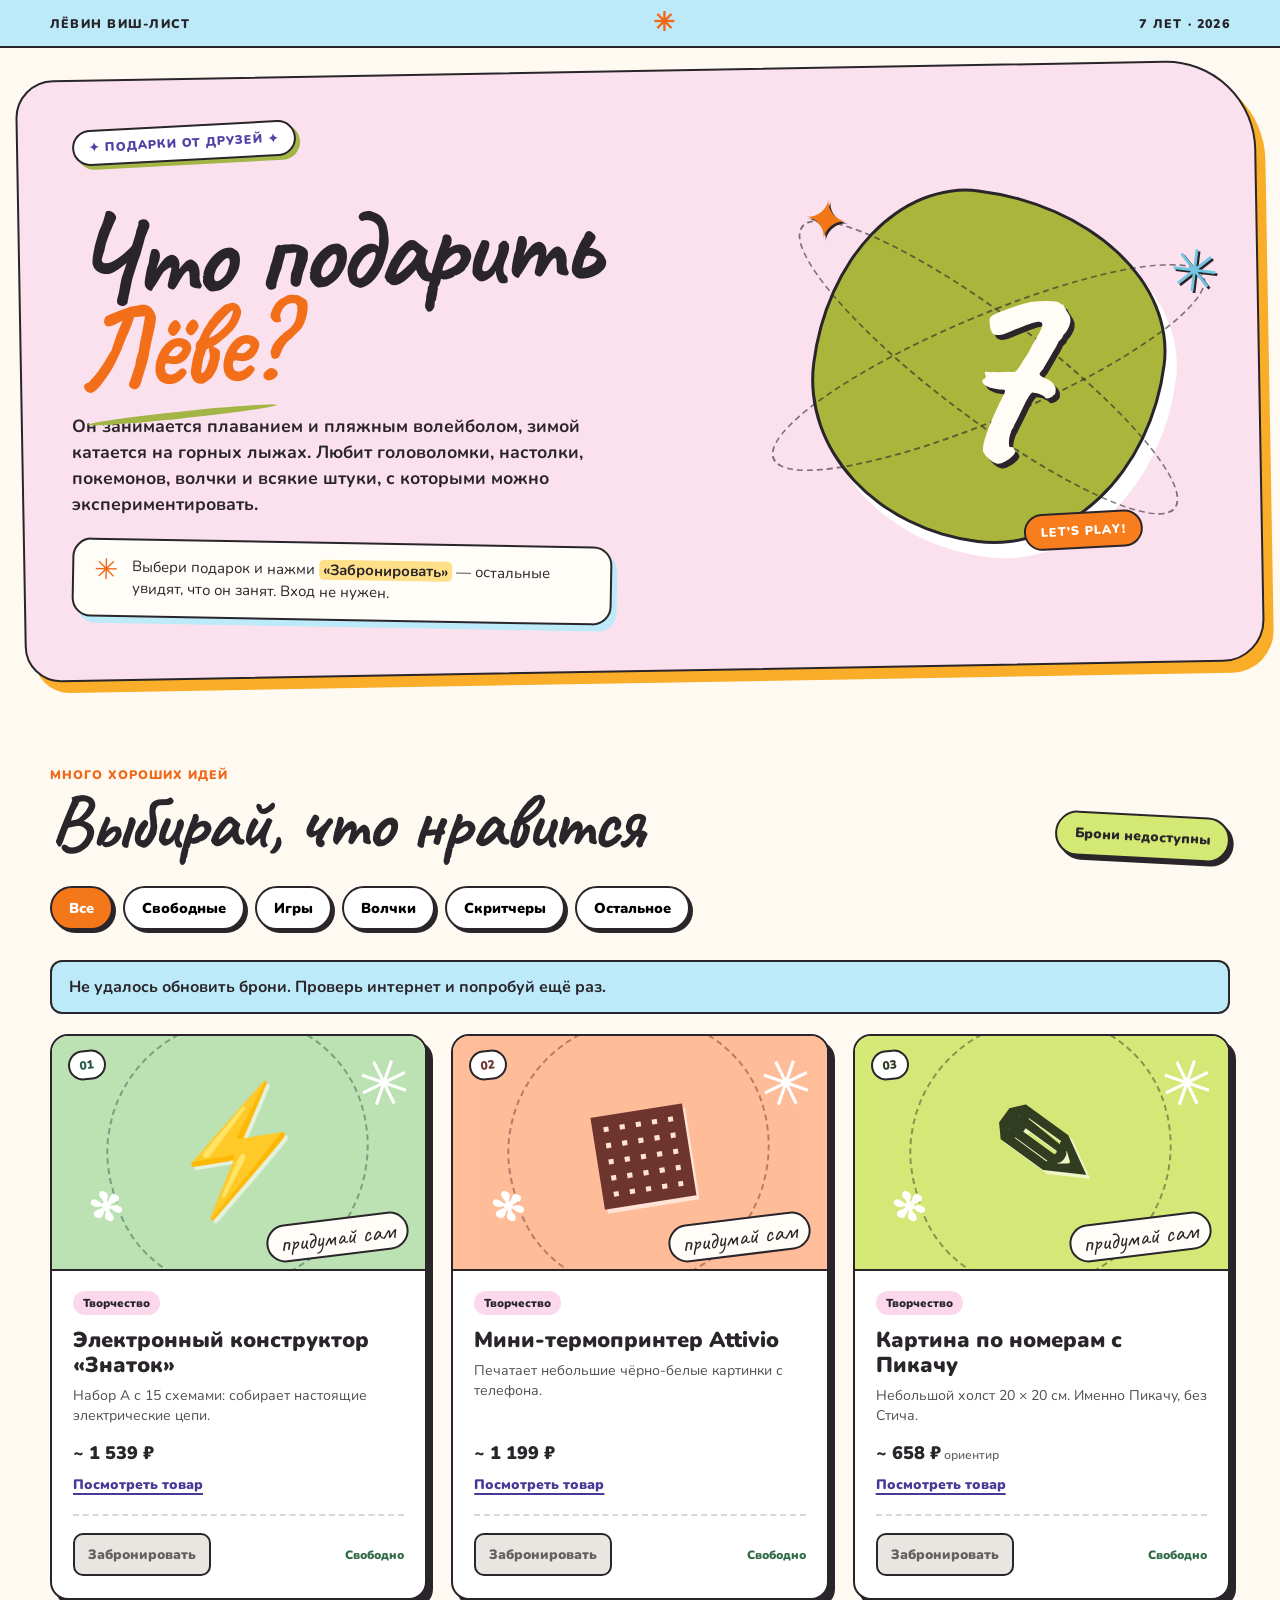
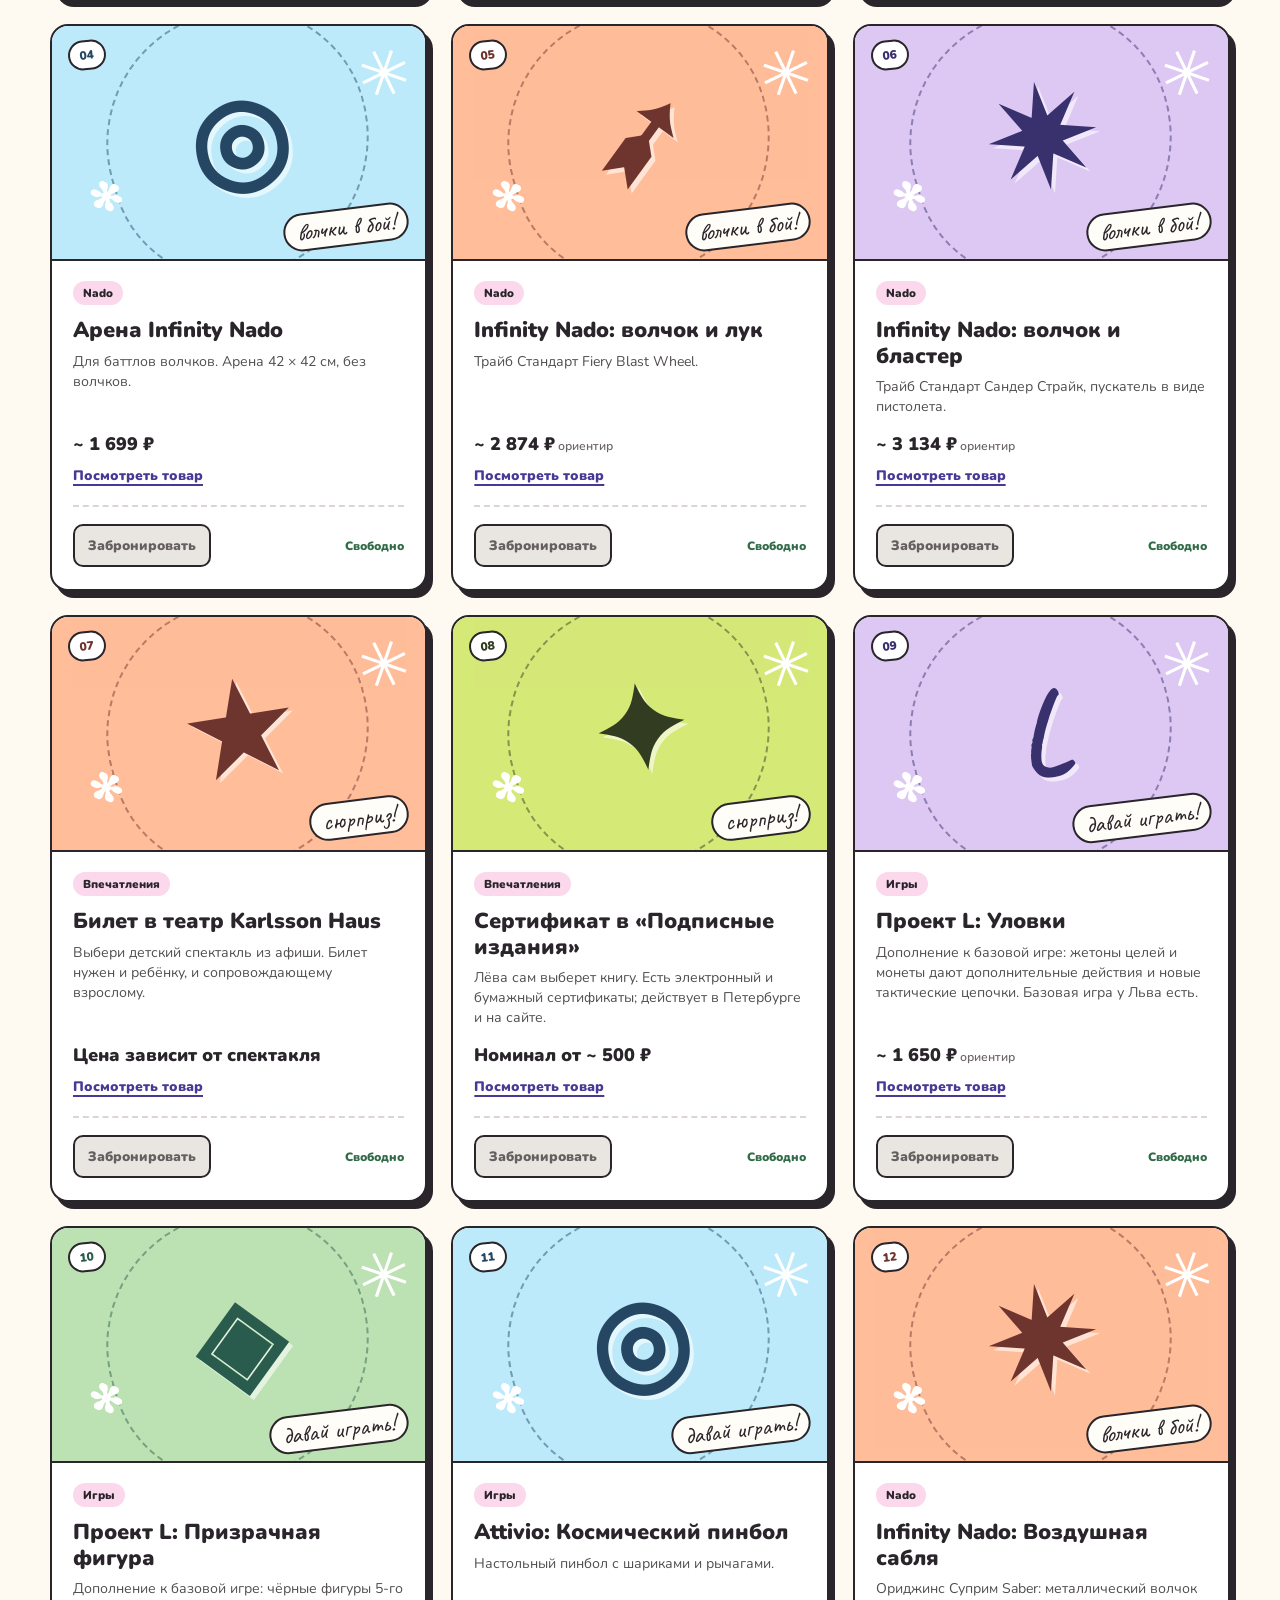
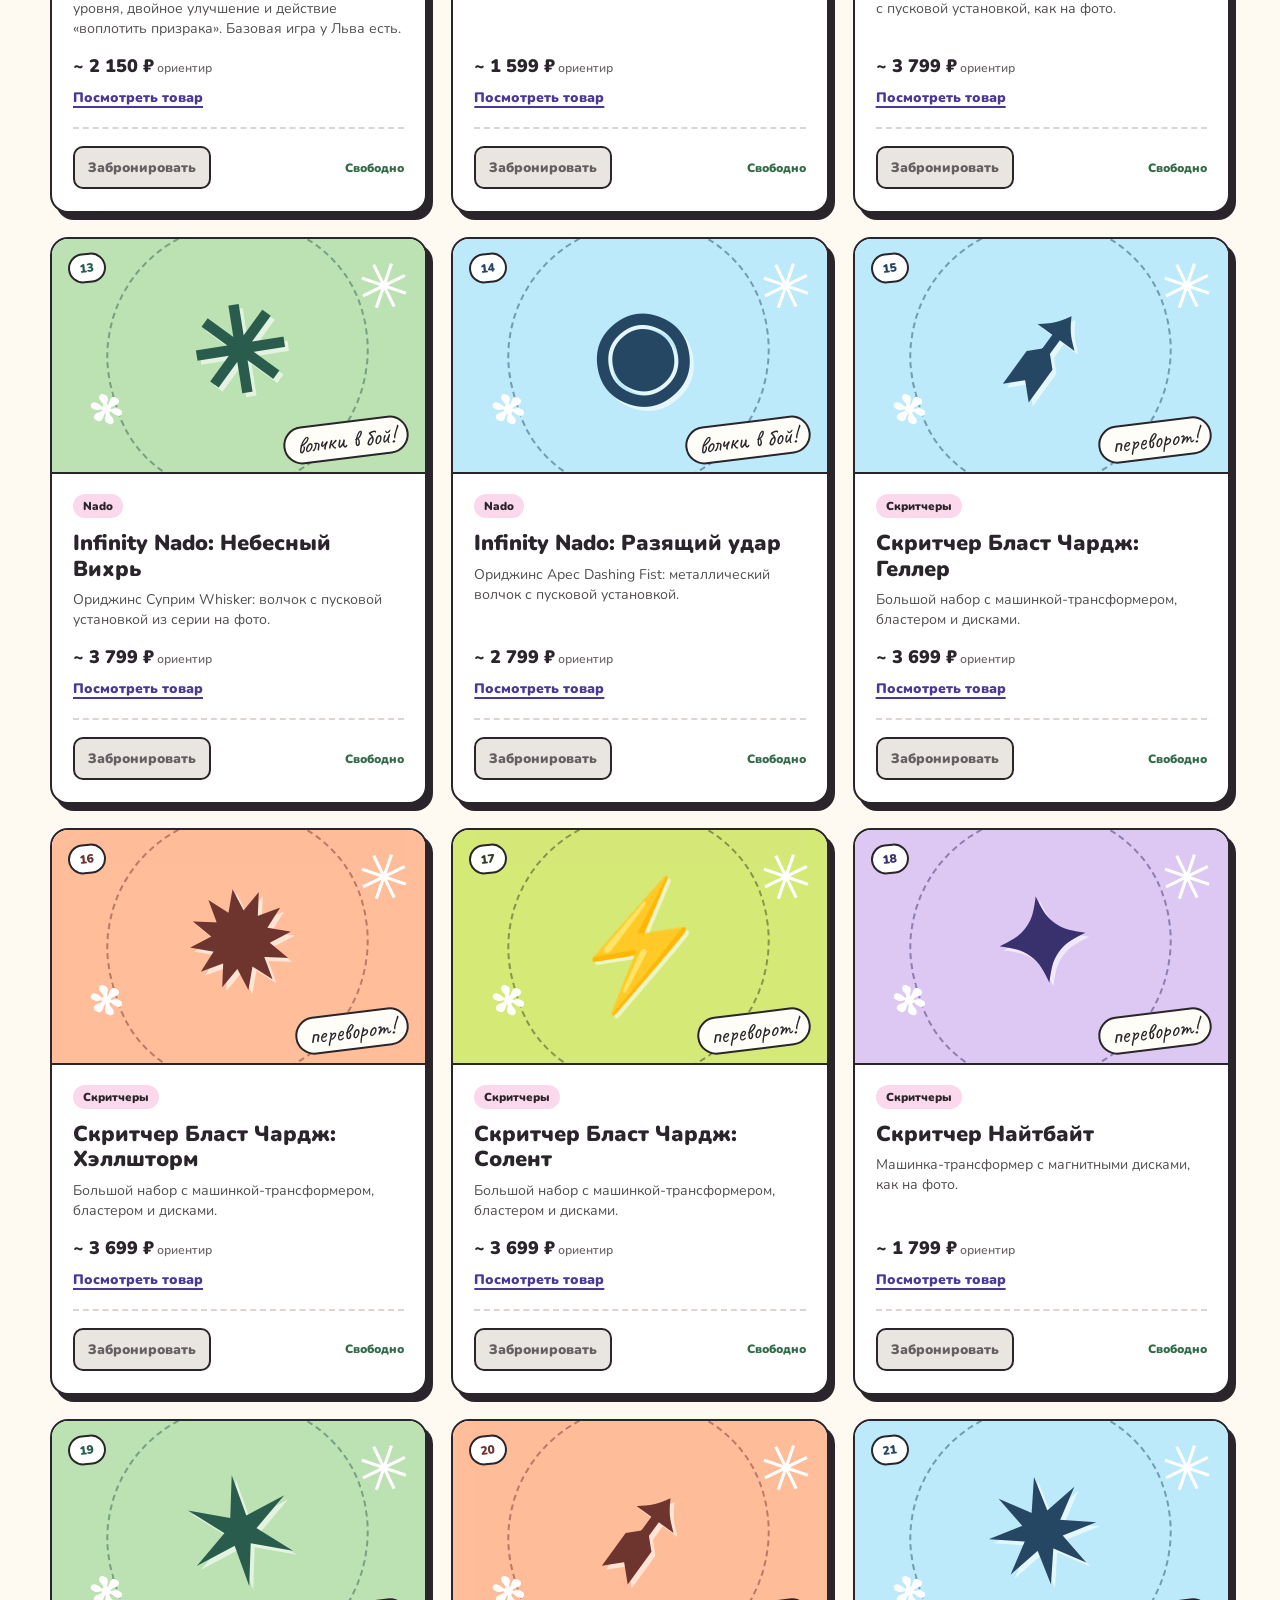
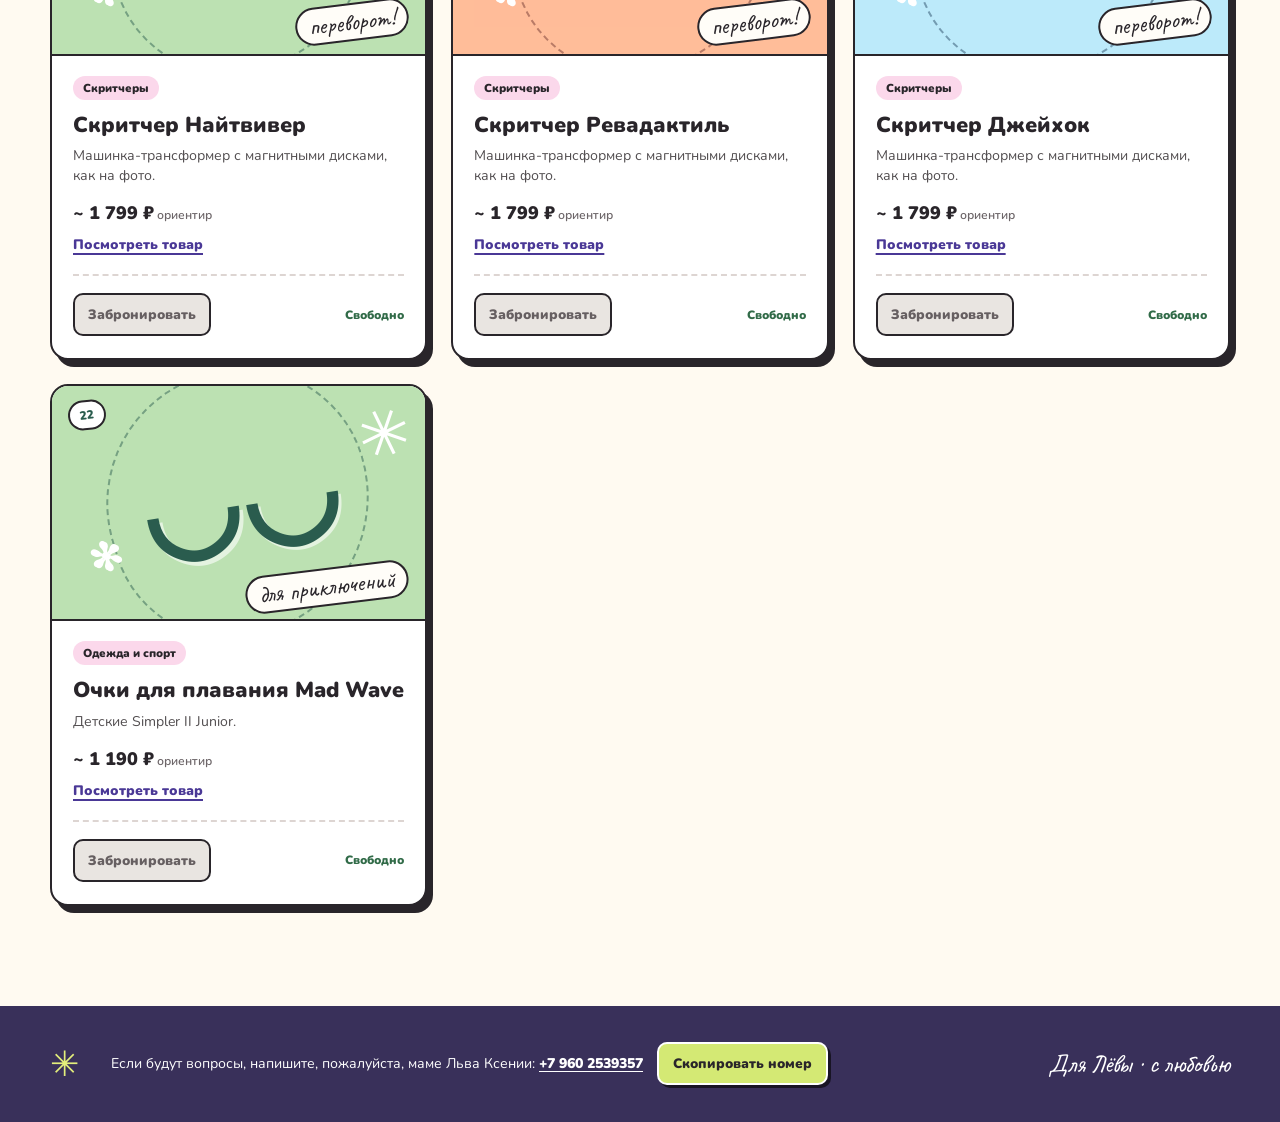
<file: docs/index.html>
<!doctype html>
<html lang="ru">
<head>
  <meta charset="utf-8">
  <meta name="viewport" content="width=device-width, initial-scale=1">
  <meta name="theme-color" content="#261a46">
  <meta name="description" content="Что подарить Лёве на 7 лет: идеи для друзей и общее бронирование подарков.">
  <title>Подарки для Лёвы — виш-лист</title>
  <link rel="icon" href="favicon.svg" type="image/svg+xml">
  <link rel="stylesheet" href="style.css">
  <script src="app.js?v=20261125-card22" defer></script>
</head>
<body>
  <main>
    <div class="topline"><span>ЛЁВИН ВИШ-ЛИСТ</span><span>✳</span><span>7 ЛЕТ · 2026</span></div>
    <section class="hero"><div class="hero-copy"><p class="eyebrow">✦ ПОДАРКИ ОТ ДРУЗЕЙ ✦</p><h1>Что подарить<br><em>Лёве?</em></h1><p class="lead">Он занимается плаванием и пляжным волейболом, зимой катается на горных лыжах. Любит головоломки, настолки, покемонов, волчки и всякие штуки, с которыми можно экспериментировать.</p><div class="hero-note"><span>✳</span><p>Выбери подарок и нажми <strong>«Забронировать»</strong> — остальные увидят, что он занят. Вход не нужен.</p></div></div><div class="hero-art" aria-hidden="true"><i class="orbit a"></i><i class="orbit b"></i><span class="star a">✦</span><span class="star b">✳</span><strong>7</strong><small>LET’S PLAY!</small></div></section>
    <section class="content"><div class="intro"><div><p class="kicker">МНОГО ХОРОШИХ ИДЕЙ</p><h2>Выбирай, что нравится</h2></div><div class="count" id="count">Обновляем брони…</div></div>
      <div class="filters" role="group" aria-label="Фильтр подарков"><button class="filter active" data-filter="all" aria-pressed="true">Все</button><button class="filter" data-filter="free" aria-pressed="false">Свободные</button><button class="filter" data-filter="games" aria-pressed="false">Игры</button><button class="filter" data-filter="nado" aria-pressed="false">Волчки</button><button class="filter" data-filter="screechers" aria-pressed="false">Скритчеры</button><button class="filter" data-filter="other" aria-pressed="false">Остальное</button></div>
      <div class="notice" id="notice" role="status" hidden></div><div class="grid" id="gifts"></div><p class="empty" id="empty" hidden>Здесь пока пусто. Выбери другой фильтр.</p>
    </section>
    <footer><span>✳</span><div class="footer-contact"><p>Если будут вопросы, напишите, пожалуйста, маме Льва Ксении: <a href="tel:+79602539357">+7 960 2539357</a></p><button class="copy-phone" id="copy-phone" type="button">Скопировать номер</button></div><span>Для Лёвы · с любовью</span></footer>
  </main>
</body>
</html>
</file>
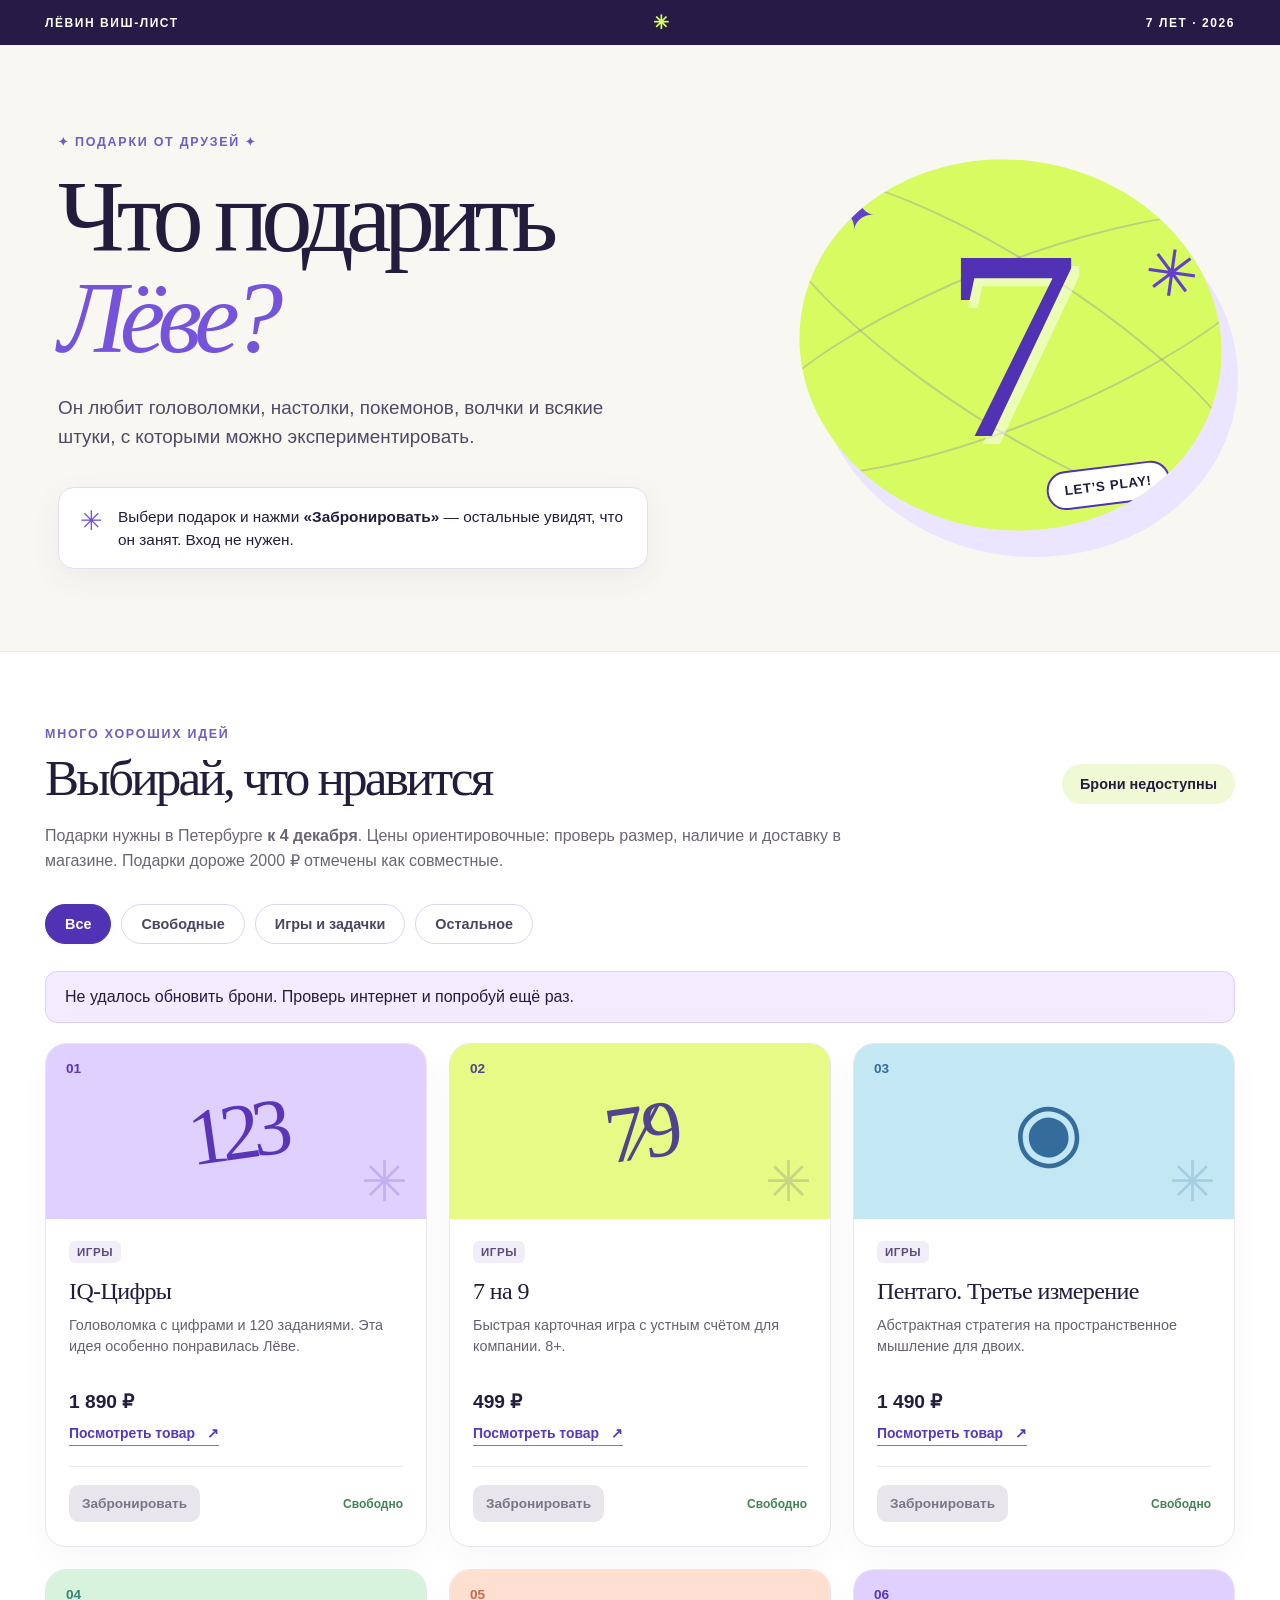
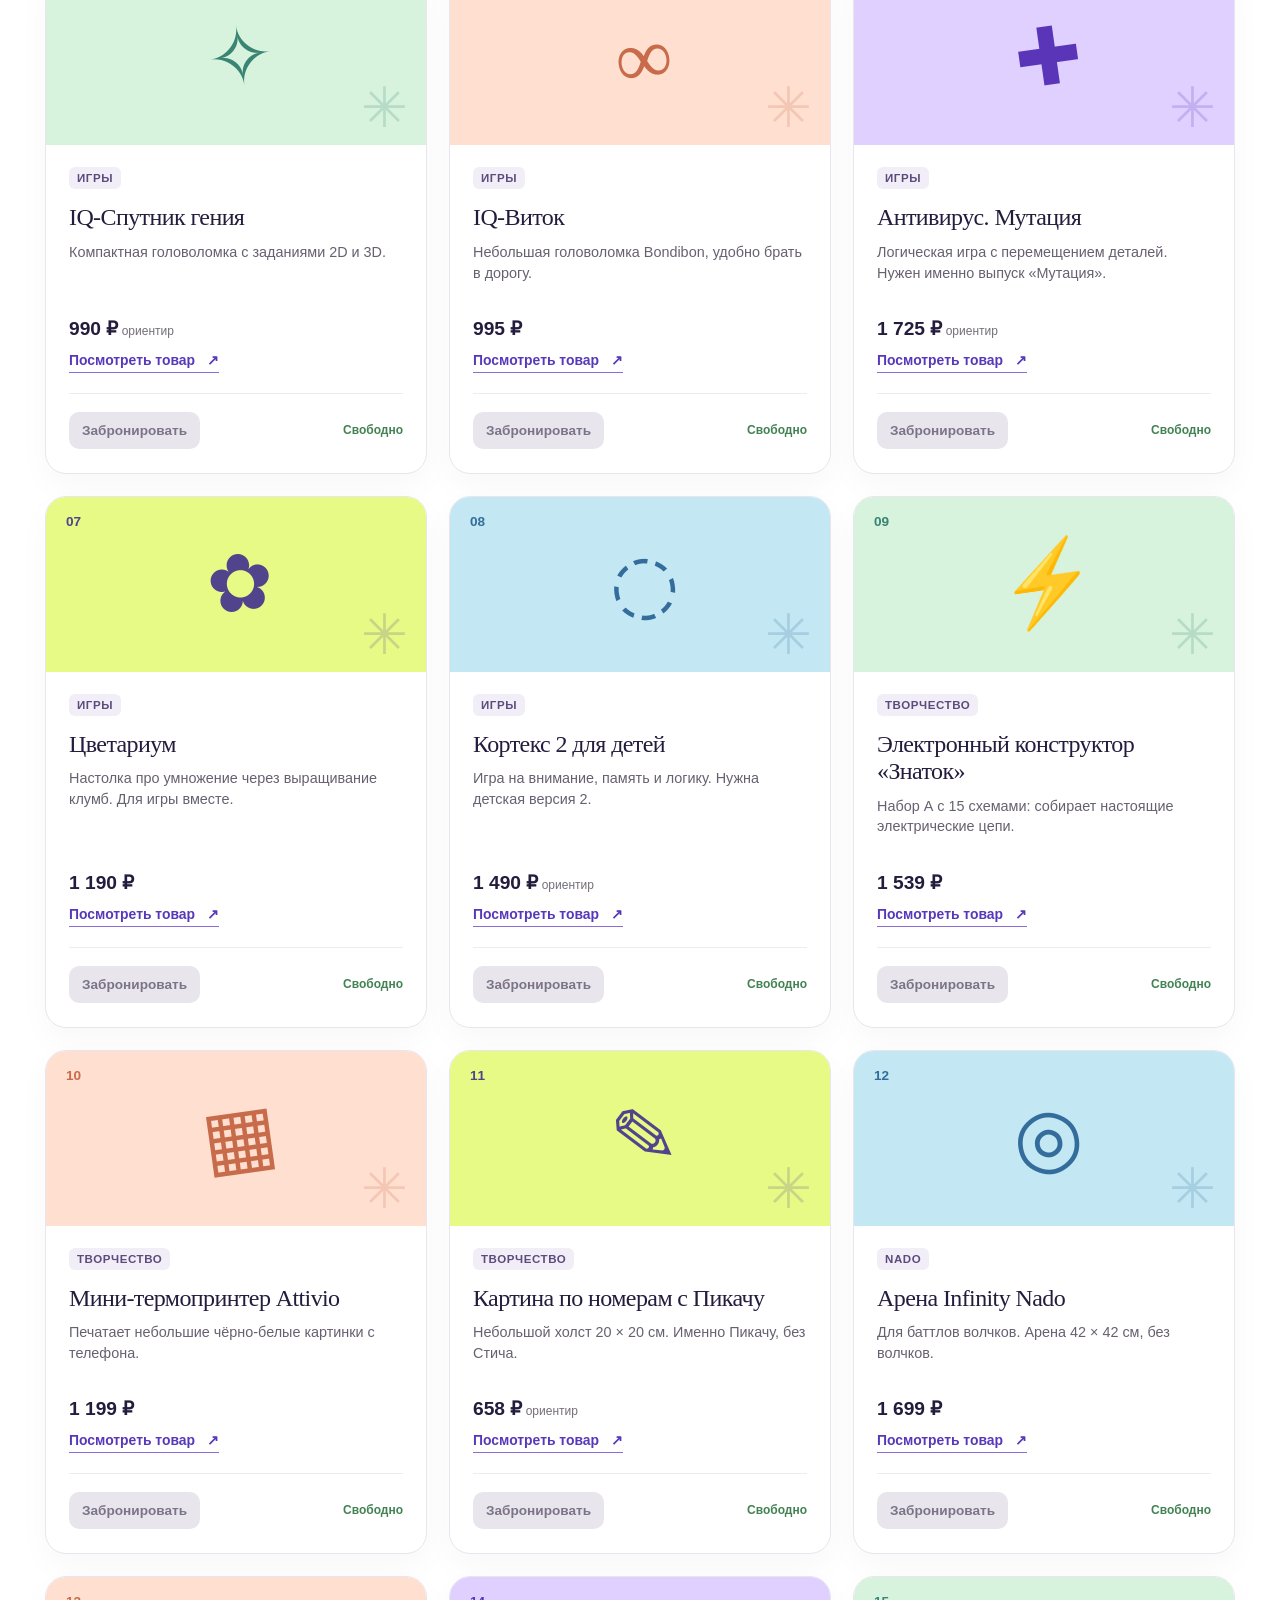
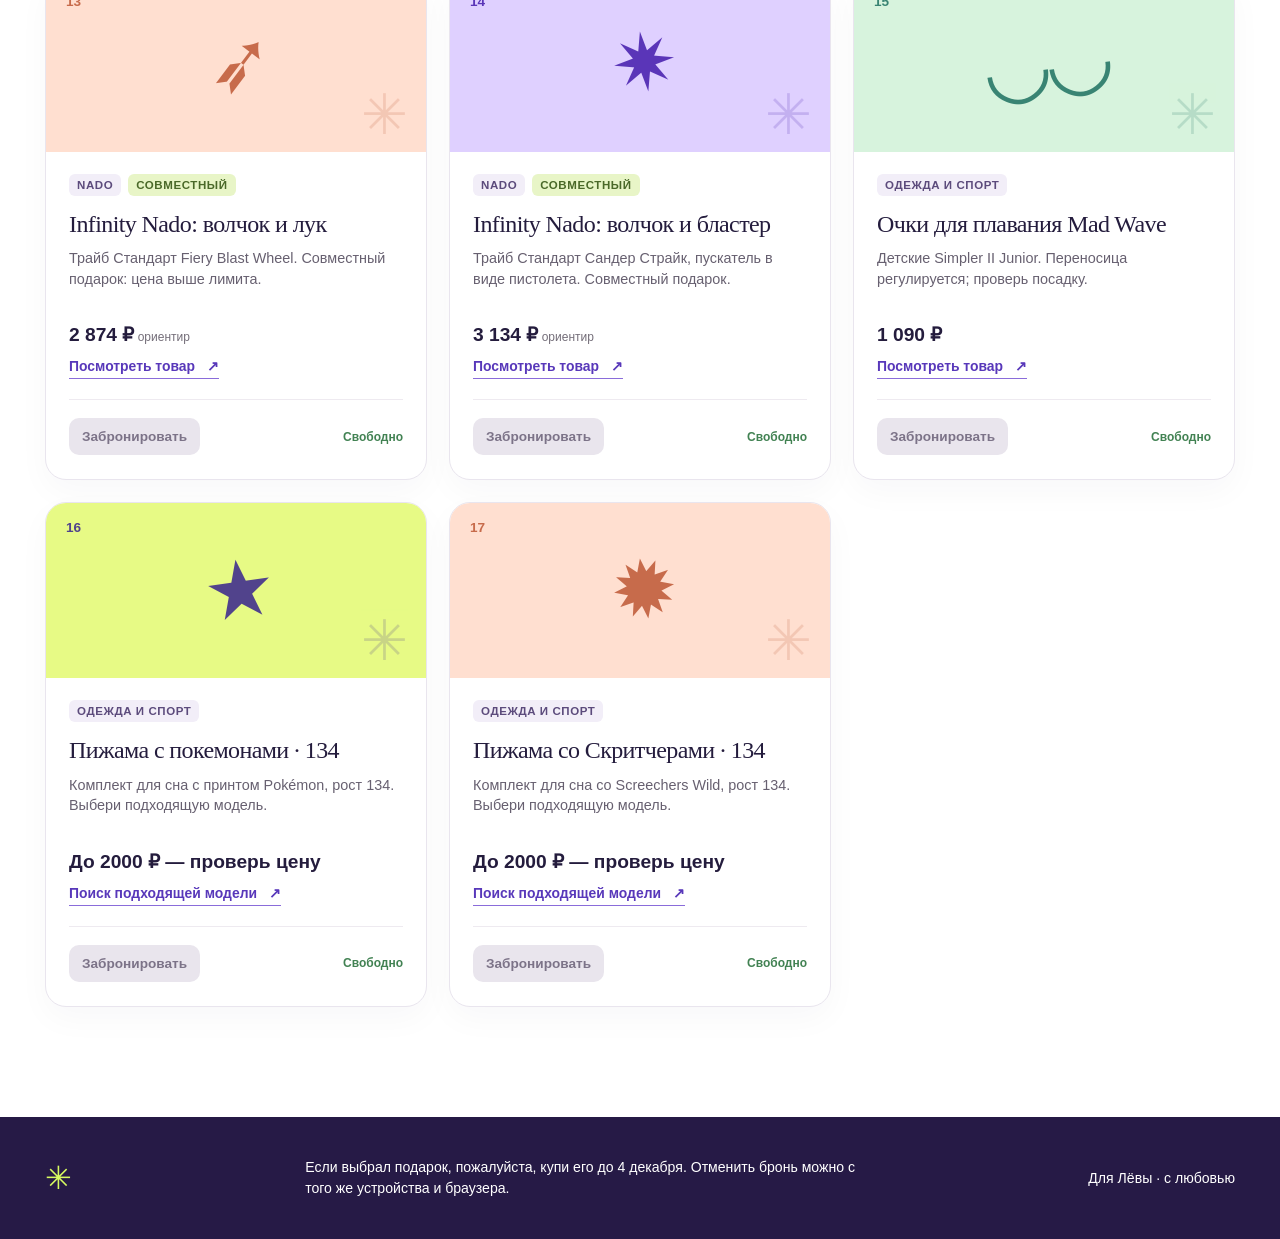
<file: github-pages/index.html>
<!doctype html>
<html lang="ru">
<head>
  <meta charset="utf-8">
  <meta name="viewport" content="width=device-width, initial-scale=1">
  <meta name="theme-color" content="#261a46">
  <meta name="description" content="Что подарить Лёве на 7 лет: идеи для друзей и общее бронирование подарков.">
  <title>Подарки для Лёвы — виш-лист</title>
  <link rel="icon" href="favicon.svg" type="image/svg+xml">
  <link rel="stylesheet" href="style.css">
  <script src="app.js" defer></script>
</head>
<body>
  <main>
    <div class="topline"><span>ЛЁВИН ВИШ-ЛИСТ</span><span>✳</span><span>7 ЛЕТ · 2026</span></div>
    <section class="hero"><div class="hero-copy"><p class="eyebrow">✦ ПОДАРКИ ОТ ДРУЗЕЙ ✦</p><h1>Что подарить<br><em>Лёве?</em></h1><p class="lead">Он любит головоломки, настолки, покемонов, волчки и всякие штуки, с которыми можно экспериментировать.</p><div class="hero-note"><span>✳</span><p>Выбери подарок и нажми <strong>«Забронировать»</strong> — остальные увидят, что он занят. Вход не нужен.</p></div></div><div class="hero-art" aria-hidden="true"><i class="orbit a"></i><i class="orbit b"></i><span class="star a">✦</span><span class="star b">✳</span><strong>7</strong><small>LET’S PLAY!</small></div></section>
    <section class="content"><div class="intro"><div><p class="kicker">МНОГО ХОРОШИХ ИДЕЙ</p><h2>Выбирай, что нравится</h2></div><div class="count" id="count">Обновляем брони…</div></div><p class="deadline">Подарки нужны в Петербурге <strong>к 4 декабря</strong>. Цены ориентировочные: проверь размер, наличие и доставку в магазине. Подарки дороже 2000 ₽ отмечены как совместные.</p>
      <div class="filters" role="group" aria-label="Фильтр подарков"><button class="filter active" data-filter="all" aria-pressed="true">Все</button><button class="filter" data-filter="free" aria-pressed="false">Свободные</button><button class="filter" data-filter="games" aria-pressed="false">Игры и задачки</button><button class="filter" data-filter="other" aria-pressed="false">Остальное</button></div>
      <div class="notice" id="notice" role="status" hidden></div><div class="grid" id="gifts"></div><p class="empty" id="empty" hidden>Здесь пока пусто. Выбери другой фильтр.</p>
    </section>
    <footer><span>✳</span><p>Если выбрал подарок, пожалуйста, купи его до 4 декабря. Отменить бронь можно с того же устройства и браузера.</p><span>Для Лёвы · с любовью</span></footer>
  </main>
</body>
</html>
</file>
<file: docs/style.css>
@import url('https://fonts.googleapis.com/css2?family=Caveat:wght@500;600;700&family=Nunito:wght@400;600;700;800;900&display=swap');
:root{font-family:'Nunito','Trebuchet MS',Arial,sans-serif;color:#29252a;background:#fffaf1;font-size:16px}
*{box-sizing:border-box}body{margin:0}button,a{font:inherit}button{cursor:pointer}button:disabled{cursor:default}a{color:inherit}button:focus-visible,a:focus-visible{outline:3px solid #5b4cc4;outline-offset:4px}
.topline{min-height:48px;background:#bceaf8;color:#29252a;display:flex;align-items:center;justify-content:space-between;padding:0 max(24px,calc((100vw - 1180px)/2));font-size:.78rem;font-weight:900;letter-spacing:.1em;border-bottom:2px solid #29252a}.topline span:nth-child(2){font-size:1.6rem;color:#f26819;line-height:1}
.hero{position:relative;max-width:1280px;min-height:490px;margin:0 auto;padding:65px 44px 70px;display:grid;grid-template-columns:1.15fr .85fr;align-items:center;gap:30px;isolation:isolate}.hero:before{content:'';position:absolute;inset:22px 20px 20px;background:#fbe0ed;border:2px solid #29252a;border-radius:38px 90px 42px 36px;transform:rotate(-1deg);z-index:-1;box-shadow:9px 11px 0 #f9ad29}.hero-copy{padding-left:28px}.eyebrow,.kicker{font-weight:900;letter-spacing:.08em;font-size:.77rem;color:#5440a5}.eyebrow{display:inline-block;background:#fff;padding:8px 15px;border:2px solid #29252a;border-radius:99px;transform:rotate(-3deg);box-shadow:4px 4px 0 #a3b545}
.hero h1{font-family:'Caveat','Comic Sans MS',cursive;font-size:clamp(5rem,9vw,9.2rem);font-weight:700;line-height:.78;letter-spacing:-.035em;margin:30px 0 30px;transform:rotate(-2deg)}.hero h1 em{font-style:normal;color:#f26e18;position:relative}.hero h1 em:after{content:'';position:absolute;bottom:0;left:5%;width:90%;height:7px;background:#a3b545;border-radius:50%;transform:rotate(-4deg)}.lead{font-size:1.1rem;line-height:1.48;max-width:530px;font-weight:700}.hero-note{display:flex;align-items:flex-start;gap:14px;max-width:540px;margin-top:25px;background:#fffdf8;border:2px solid #29252a;border-radius:19px;padding:16px 20px;transform:rotate(1deg);box-shadow:5px 6px 0 #bceaf8}.hero-note span{color:#f26819;font-size:1.8rem;line-height:1}.hero-note p{margin:0;line-height:1.45;font-size:.93rem}.hero-note strong{background:#ffe088;padding:0 4px;border-radius:5px}
.hero-art{height:345px;position:relative;display:flex;align-items:center;justify-content:center;transform:rotate(7deg)}.hero-art:before{content:'';position:absolute;width:min(100%,345px);aspect-ratio:1;background:#aab63b;border:3px solid #29252a;border-radius:41% 59% 47% 53% / 55% 43% 57% 45%;box-shadow:12px 13px 0 #fff}.hero-art strong{font-family:'Caveat',cursive;font-size:17rem;line-height:1;color:#fffdf5;text-shadow:4px 5px 0 #29252a;z-index:1;transform:rotate(-10deg)}.hero-art small{position:absolute;bottom:4px;right:15%;background:#f87d1c;border:2px solid #29252a;border-radius:99px;padding:8px 15px;color:#fff;font-size:.78rem;font-weight:900;letter-spacing:.08em;z-index:2;transform:rotate(-10deg)}.orbit{position:absolute;border:2px dashed #29252a99;border-radius:50%;width:95%;height:105px;z-index:1;transform:rotate(30deg)}.orbit.b{transform:rotate(-30deg)}.star{position:absolute;font-size:3.4rem;color:#f27616;z-index:3;text-shadow:2px 2px #29252a}.star.a{top:10px;left:9%}.star.b{right:6%;top:14px;color:#70c5e1;font-size:3.6rem}
.content{padding:75px max(24px,calc((100vw - 1180px)/2)) 100px;background:#fffaf1}.intro{display:flex;justify-content:space-between;align-items:end;gap:20px}.kicker{margin:0 0 3px;color:#f26819}.intro h2{font:700 clamp(3.5rem,6vw,5.7rem)/.95 'Caveat',cursive;margin:0;letter-spacing:-.02em}.count{flex-shrink:0;background:#d4e974;padding:11px 18px;border:2px solid #29252a;border-radius:99px;font-size:.86rem;font-weight:900;transform:rotate(3deg);box-shadow:4px 4px 0 #29252a}.deadline{max-width:830px;line-height:1.52;margin:21px 0 27px;font-size:.94rem}.deadline strong{background:#fbd5e7;padding:1px 5px;border-radius:5px}.filters{display:flex;gap:10px;flex-wrap:wrap;margin:27px 0 30px}.filter{background:#fff;border:2px solid #29252a;border-radius:99px;padding:10px 17px;font-weight:900;font-size:.9rem;box-shadow:3px 3px 0 #29252a;transition:transform .15s,background .15s}.filter:hover{transform:translateY(-2px)}.filter.active{background:#f4771a;color:#fff}.notice{padding:14px 17px;background:#bceaf8;border:2px solid #29252a;border-radius:12px;margin-bottom:20px;font-weight:700}.notice[hidden]{display:none}.grid{display:grid;grid-template-columns:repeat(3,minmax(0,1fr));gap:24px}.card{min-width:0;display:flex;flex-direction:column;background:#fff;border:2px solid #29252a;border-radius:18px;overflow:hidden;box-shadow:6px 7px 0 #29252a;transition:transform .15s}.card:hover{transform:translateY(-4px)}.card.selected .visual{filter:saturate(.65)}.visual{height:235px;position:relative;overflow:hidden;display:flex;align-items:center;justify-content:center;border-bottom:2px solid #29252a}.visual.violet{background:#dcc8f2;color:#39306e}.visual.yellow{background:#d5e977;color:#313c21}.visual.blue{background:#bceafa;color:#254763}.visual.mint{background:#bce1b2;color:#2a5c4e}.visual.peach{background:#ffbd99;color:#6e352f}.visual:before{content:'';position:absolute;width:70%;aspect-ratio:1;border:2px dashed currentColor;border-radius:52% 48% 55% 45%;opacity:.48;transform:rotate(-17deg)}.visual:after{content:'✻';position:absolute;left:10%;bottom:15%;font-size:2.5rem;color:#fff;transform:rotate(-15deg);text-shadow:2px 2px currentColor}.number{position:absolute;top:14px;left:16px;background:#fff;border:2px solid #29252a;border-radius:99px;padding:5px 10px;font-size:.75rem;font-weight:900;z-index:2;transform:rotate(-6deg)}.symbol{position:relative;z-index:1;font-family:'Caveat',cursive;font-size:7.2rem;font-weight:700;line-height:1;transform:rotate(-9deg);text-shadow:3px 4px 0 #ffffff99}.corner{position:absolute;right:15px;top:5px;color:#fff;font-size:4rem;transform:rotate(19deg)}.poster-label{position:absolute;right:16px;bottom:13px;background:#fffdf8;color:#29252a;border:2px solid #29252a;border-radius:99px;padding:5px 12px;font-family:'Caveat',cursive;font-size:1.5rem;line-height:1;transform:rotate(-7deg);z-index:2}.card-body{padding:20px 21px 22px;display:flex;flex-direction:column;flex:1}.badges{display:flex;gap:7px;flex-wrap:wrap}.badges span{background:#fbd8eb;border-radius:99px;padding:4px 10px;font-size:.72rem;font-weight:900}.card h3{font:900 1.35rem/1.18 'Nunito','Trebuchet MS',sans-serif;margin:13px 0 8px}.detail{font-size:.88rem;line-height:1.42;margin:0 0 15px;color:#524e50}.price{margin:auto 0 10px;font-size:1.13rem;font-weight:900}.price small{font-size:.76rem;font-weight:600;color:#6d6669}.shop{display:inline-block;max-width:max-content;color:#4a3896;text-decoration-thickness:2px;text-underline-offset:4px;font-weight:900;font-size:.86rem}.shop:hover{color:#e86119}.reservation{border-top:2px dashed #ddd5d2;margin-top:20px;padding-top:17px;display:flex;align-items:center;justify-content:space-between;gap:10px}.reserve{border:2px solid #29252a;border-radius:10px;background:#f4771a;color:#fff;padding:10px 13px;font-size:.85rem;font-weight:900;box-shadow:3px 3px 0 #29252a}.reserve:hover:not(:disabled){background:#d85b0b}.reserve:disabled{background:#e9e5e1;color:#665f61;box-shadow:none}.reserve.own{background:#bceafa;color:#29252a}.status{font-weight:900;font-size:.75rem;white-space:nowrap}.status.free{color:#316b48}.status.taken{color:#685b63}.empty{padding:40px;text-align:center;font-weight:700}footer{background:#39305a;color:#fff;display:flex;align-items:center;justify-content:space-between;gap:32px;padding:34px max(24px,calc((100vw - 1180px)/2));font-size:.88rem}footer>span:first-child{font-size:2.2rem;color:#e3ee7b}footer p{max-width:600px;line-height:1.45;margin:0}footer>span:last-child{white-space:nowrap;font-family:'Caveat',cursive;font-size:1.6rem}
@media(max-width:850px){.hero{padding:60px 30px 65px;grid-template-columns:1.25fr .75fr}.hero-copy{padding-left:5px}.hero-art{height:275px}.hero-art strong{font-size:13rem}.grid{grid-template-columns:repeat(2,minmax(0,1fr))}.content{padding:65px 26px 80px}.topline,footer{padding-left:26px;padding-right:26px}}
@media(max-width:600px){.topline{min-height:42px;padding:0 15px;font-size:.67rem}.hero{display:block;min-height:0;padding:40px 23px 52px}.hero:before{inset:10px 8px 8px;border-radius:35px 45px 25px 35px;box-shadow:5px 7px 0 #f9ad29}.hero-copy{padding:0}.eyebrow{font-size:.67rem;padding:6px 10px}.hero h1{font-size:clamp(5rem,18vw,7.2rem);margin:25px 0 20px}.lead{font-size:1rem;max-width:450px;margin:0}.hero-note{margin-top:20px;padding:12px 14px}.hero-note p{font-size:.82rem}.hero-art{height:148px;width:170px;margin:19px 20px -12px auto}.hero-art:before{width:142px}.hero-art strong{font-size:8rem}.hero-art small{bottom:-2px;right:-8px;font-size:.62rem;padding:5px 8px}.orbit{height:49px}.star.a{font-size:2rem;top:5px}.star.b{font-size:2.3rem;top:1px;right:0}.content{padding:58px 16px 70px}.intro{display:block}.intro h2{font-size:3.6rem}.count{display:inline-block;margin-top:20px;font-size:.8rem}.deadline{font-size:.87rem;margin:20px 0}.filters{gap:9px;margin:22px 0 27px}.filter{padding:9px 13px;font-size:.8rem}.grid{grid-template-columns:1fr;gap:22px}.visual{height:200px}.symbol{font-size:6rem}.card-body{padding:18px}.card h3{font-size:1.25rem}.detail{font-size:.86rem}.reservation{margin-top:16px;flex-wrap:wrap}.reserve{min-height:44px}.status{font-size:.76rem}footer{padding:28px 18px;display:block}footer p{margin:10px 0 16px}footer>span:last-child{display:block}}
@media(prefers-reduced-motion:reduce){.card,.filter{transition:none}}

.footer-contact{flex:1;display:flex;align-items:center;gap:14px;flex-wrap:wrap}.footer-contact a{color:inherit;font-weight:900;text-underline-offset:3px}.copy-phone{border:2px solid #fff;border-radius:10px;background:#d4e974;color:#29252a;padding:10px 14px;font:900 .85rem 'Nunito','Trebuchet MS',sans-serif;box-shadow:3px 3px 0 #181424;cursor:pointer}.copy-phone:hover{background:#fbd8eb}@media(max-width:600px){.footer-contact{display:block}.footer-contact p{margin:10px 0 14px}.copy-phone{min-height:44px;margin-bottom:18px}}
</file>
<file: github-pages/style.css>
:root{font-family:Arial,Helvetica,sans-serif;color:#241c3d;background:#f8f7f2;font-size:16px}*{box-sizing:border-box}body{margin:0}button,a{font:inherit}button{cursor:pointer}button:disabled{cursor:default}a{color:inherit}.topline{height:45px;background:#261a46;color:#fff;display:flex;align-items:center;justify-content:space-between;padding:0 max(24px,calc((100vw - 1190px)/2));font-weight:700;font-size:.75rem;letter-spacing:.13em}.topline span:nth-child(2){font-size:1.2rem;color:#d6ff55}.hero{max-width:1240px;margin:0 auto;padding:77px 38px 82px;display:grid;grid-template-columns:1.25fr .75fr;gap:35px;align-items:center;min-height:540px}.eyebrow,.kicker{font-size:.78rem;font-weight:800;letter-spacing:.14em;color:#6f5cc5}.hero h1{font-family:Georgia,serif;font-size:clamp(4rem,8vw,8.3rem);font-weight:400;line-height:.98;letter-spacing:-.075em;margin:18px 0 25px}.hero h1 em{font-style:italic;color:#7554db}.lead{max-width:550px;line-height:1.55;font-size:1.18rem;color:#514965}.hero-note{display:flex;align-items:flex-start;gap:15px;max-width:590px;margin-top:35px;border:1px solid #e3ddf4;background:#fff;padding:17px 21px;border-radius:16px;box-shadow:0 9px 30px #483e6910}.hero-note span{font-size:1.7rem;color:#7353d9}.hero-note p{margin:0;line-height:1.5;font-size:.96rem}.hero-art{height:370px;position:relative;border-radius:50%;background:#d7fb60;display:flex;align-items:center;justify-content:center;transform:rotate(8deg);box-shadow:20px 24px 0 #ece5ff;overflow:hidden}.hero-art strong{font-family:Georgia,serif;font-size:17rem;font-weight:400;line-height:1;color:#5132b4;transform:rotate(-8deg);z-index:2;text-shadow:8px 8px 0 #fff8}.hero-art small{position:absolute;bottom:40px;right:34px;z-index:3;border:2px solid #5132b4;background:#fff;border-radius:30px;padding:10px 16px;font-weight:900;letter-spacing:.05em;transform:rotate(-15deg)}.orbit{position:absolute;border:2px solid #7859c944;border-radius:50%;width:580px;height:160px;transform:rotate(25deg)}.orbit.b{transform:rotate(-30deg)}.star{position:absolute;color:#6241ca;font-size:3rem}.star.a{left:20px;top:48px}.star.b{right:35px;top:55px;font-size:4rem}.content{background:#fff;border-top:1px solid #ece9ef;padding:75px max(24px,calc((100vw - 1190px)/2)) 110px}.intro{display:flex;justify-content:space-between;align-items:end;gap:20px}.kicker{margin:0 0 10px}.intro h2{font:400 clamp(2.25rem,4vw,3.8rem)/1.05 Georgia,serif;letter-spacing:-.055em;margin:0}.count{white-space:nowrap;padding:12px 18px;background:#eff9d5;border-radius:99px;font-size:.9rem;font-weight:700}.deadline{max-width:860px;margin:20px 0 28px;color:#6b6473;line-height:1.55}.filters{display:flex;gap:10px;flex-wrap:wrap;margin:30px 0 27px}.filter{border:1px solid #ddd5ed;background:#fff;color:#4d4560;border-radius:99px;padding:11px 19px;font-weight:700;font-size:.9rem}.filter.active,.filter:hover{background:#5132b4;border-color:#5132b4;color:#fff}.notice{background:#f3ebff;border:1px solid #ded0fb;padding:16px 19px;border-radius:12px;margin-bottom:20px;display:flex;justify-content:space-between;gap:15px}.notice button{border:0;background:none;font-size:1.4rem;line-height:1}.grid{display:grid;grid-template-columns:repeat(3,minmax(0,1fr));gap:22px}.card{min-width:0;border:1px solid #e9e5ee;border-radius:21px;overflow:hidden;display:flex;flex-direction:column;box-shadow:0 12px 33px #241c3d08;transition:transform .2s,box-shadow .2s;background:#fff}.card:hover{transform:translateY(-3px);box-shadow:0 16px 36px #241c3d13}.card.selected{opacity:.8}.visual{height:175px;display:flex;align-items:center;justify-content:center;position:relative;overflow:hidden}.visual.violet{background:#dfd0ff;color:#5a35b8}.visual.yellow{background:#e7fa85;color:#51438c}.visual.blue{background:#c3e8f4;color:#346d9b}.visual.mint{background:#d7f3dd;color:#398473}.visual.peach{background:#ffdfd0;color:#c76b4b}.symbol{font:400 5rem/1 Georgia,serif;letter-spacing:-.1em;transform:rotate(-8deg)}.number{position:absolute;left:20px;top:17px;font-weight:800;font-size:.85rem}.corner{position:absolute;right:18px;bottom:5px;font-size:3.5rem;opacity:.2}.card-body{padding:22px 23px 24px;display:flex;flex-direction:column;flex:1}.badges{display:flex;gap:7px;flex-wrap:wrap}.badges span{border-radius:6px;background:#f2eef8;color:#5c4b7c;padding:5px 8px;font-size:.72rem;font-weight:800;text-transform:uppercase;letter-spacing:.05em}.badges .joint{background:#e8f5c7;color:#4a6929}.card h3{font:400 1.5rem/1.14 Georgia,serif;letter-spacing:-.025em;margin:15px 0 10px}.detail{color:#676070;font-size:.9rem;line-height:1.45;min-height:60px;margin:0 0 15px}.price{font-size:1.2rem;font-weight:800;margin:auto 0 12px}.price small{font-size:.75rem;color:#746e79;font-weight:400}.shop{display:inline-flex;align-items:center;justify-content:space-between;border-bottom:1px solid #8a6cda;padding:0 0 4px;color:#5838ba;text-decoration:none;width:max-content;max-width:100%;gap:12px;font-weight:700;font-size:.87rem}.shop:hover{color:#321873}.reservation{border-top:1px solid #eeeaf0;margin-top:20px;padding-top:18px;display:flex;align-items:center;justify-content:space-between;gap:8px}.reserve{background:#5634bd;color:#fff;border:0;border-radius:10px;padding:11px 13px;min-width:0;font-size:.85rem;font-weight:800}.reserve:hover:not(:disabled){background:#3e2495}.reserve:disabled{background:#e9e5ed;color:#7c7388}.reserve.own{background:#fff;color:#5838ba;border:1px solid #bfaeea}.status{font-size:.75rem;font-weight:800;white-space:nowrap}.status.free{color:#428253}.status.taken{color:#817b89}.empty{padding:45px;text-align:center;color:#777}footer{background:#261a46;color:#fff;display:flex;align-items:center;justify-content:space-between;gap:40px;padding:40px max(24px,calc((100vw - 1190px)/2));font-size:.88rem}footer>span:first-child{font-size:2rem;color:#d7fb60}footer p{max-width:550px;line-height:1.5;margin:0}footer>span:last-child{white-space:nowrap}@media(max-width:850px){.hero{grid-template-columns:1fr;min-height:auto;padding:55px 25px 65px}.hero-art{display:none}.grid{grid-template-columns:repeat(2,minmax(0,1fr))}.content{padding:58px 25px 75px}.intro{align-items:start;flex-direction:column}.count{font-size:.82rem}.topline{padding:0 25px}}@media(max-width:590px){.topline{height:40px;font-size:.65rem;padding:0 18px}.hero{padding:43px 19px 53px}.hero h1{font-size:4.7rem;margin:17px 0 18px}.lead{font-size:1rem}.hero-note{margin-top:26px;padding:15px}.hero-note p{font-size:.85rem}.content{padding:49px 16px 72px}.intro h2{font-size:2.55rem}.deadline{font-size:.88rem}.filters{gap:8px;margin:25px 0}.filter{padding:9px 13px;font-size:.8rem}.grid{grid-template-columns:1fr;gap:16px}.card{display:grid;grid-template-columns:100px minmax(0,1fr);border-radius:15px}.visual{height:auto;min-height:210px}.symbol{font-size:2.8rem}.number{left:10px;top:10px;font-size:.7rem}.corner{right:5px;bottom:0;font-size:2rem}.card-body{padding:16px}.card h3{font-size:1.27rem;margin:11px 0 7px}.detail{font-size:.78rem;min-height:0;margin-bottom:11px}.price{font-size:1rem;margin:0 0 8px}.shop{font-size:.78rem}.reservation{margin-top:13px;padding-top:13px;align-items:start;flex-direction:column;gap:8px}.reserve{width:100%;font-size:.8rem;padding:10px}.status{font-size:.7rem}footer{padding:30px 20px;gap:12px;align-items:start;flex-direction:column}footer>span:last-child{font-size:.75rem}}
</file>
